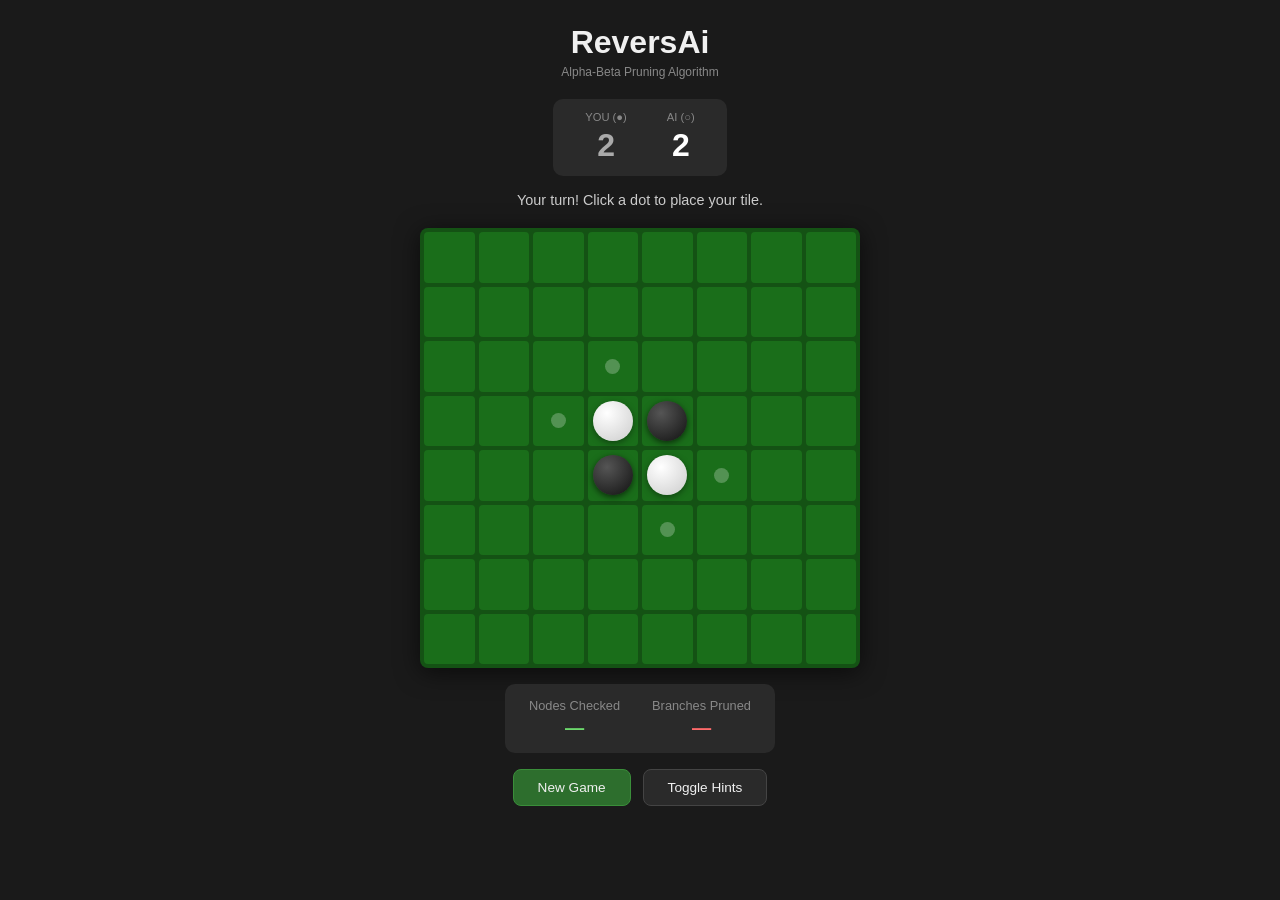
<file: docs/index.html>
<!DOCTYPE html>
<html lang="en">
<head>
<meta charset="UTF-8">
<meta name="viewport" content="width=device-width, initial-scale=1.0">
<title>ReversAi</title>
<link rel="icon" href="favicon.png">
<link rel="stylesheet" href="styles.css">
</head>
<body>

<h1>ReversAi</h1>
<p class="algo-label">Alpha-Beta Pruning Algorithm</p>

<div class="scoreboard">
  <div class="score-item black">
    <div class="label">YOU (●)</div>
    <div class="num" id="black-score">2</div>
  </div>
  <div class="score-item white">
    <div class="label">AI (○)</div>
    <div class="num" id="white-score">2</div>
  </div>
</div>

<div id="status">Your turn! Click a dot to place your tile.</div>
<div id="board"></div>

<div class="stats">
  <div class="stat">
    <div class="s-label">Nodes Checked</div>
    <div class="s-val" id="stat-nodes">—</div>
  </div>
  <div class="stat">
    <div class="s-label">Branches Pruned</div>
    <div class="s-val red" id="stat-pruned">—</div>
  </div>
</div>

<div class="buttons">
  <button class="primary" onclick="resetGame()">New Game</button>
  <button onclick="toggleHints()">Toggle Hints</button>
</div>

<div id="game-over">
  <h2 id="go-title">YOU WIN!</h2>
  <p id="go-score"></p>
  <button class="primary" style="margin-top:8px" onclick="resetGame()">Play Again</button>
</div>

<script src="script.js"></script>
</body>
</html>
</file>
<file: docs/styles.css>
* { box-sizing: border-box; margin: 0; padding: 0; }
body {
  background: #1a1a1a;
  color: #f0f0f0;
  font-family: Arial, sans-serif;
  display: flex;
  flex-direction: column;
  align-items: center;
  padding: 24px 16px;
  min-height: 100vh;
}
h1 { font-size: 2rem; margin-bottom: 4px; }
.algo-label { font-size: 0.75rem; color: #888; margin-bottom: 20px; }
.scoreboard {
  display: flex; gap: 40px; margin-bottom: 16px;
  background: #2a2a2a; padding: 12px 32px; border-radius: 10px;
}
.score-item { text-align: center; }
.score-item .label { font-size: 0.7rem; color: #888; margin-bottom: 4px; }
.score-item .num { font-size: 2rem; font-weight: bold; }
.score-item.black .num { color: #aaa; }
.score-item.white .num { color: #fff; }
#status { font-size: 0.9rem; color: #ccc; margin-bottom: 16px; height: 20px; }
#board {
  display: grid;
  grid-template-columns: repeat(8, 1fr);
  gap: 4px; background: #145214; padding: 4px;
  border-radius: 8px;
  width: min(440px, 94vw); height: min(440px, 94vw);
  box-shadow: 0 4px 24px rgba(0,0,0,0.6);
}
.cell {
  background: #1a6e1a; border-radius: 4px;
  display: flex; align-items: center; justify-content: center;
  cursor: pointer; position: relative; transition: background 0.1s;
}
.cell:hover { background: #228022; }
.cell.hint::after {
  content: ''; width: 30%; height: 30%;
  border-radius: 50%; background: rgba(255,255,255,0.25);
}
.tile { width: 80%; height: 80%; border-radius: 50%; position: absolute; }
.tile.black {
  background: radial-gradient(circle at 35% 30%, #555, #111);
  box-shadow: 0 2px 6px rgba(0,0,0,0.6);
}
.tile.white {
  background: radial-gradient(circle at 35% 30%, #fff, #ccc);
  box-shadow: 0 2px 6px rgba(0,0,0,0.4);
}
.stats {
  margin-top: 16px; background: #2a2a2a;
  border-radius: 10px; padding: 14px 24px;
  display: flex; gap: 32px; font-size: 0.8rem;
}
.stat { text-align: center; }
.stat .s-label { color: #888; margin-bottom: 4px; }
.stat .s-val { font-size: 1.2rem; font-weight: bold; color: #6dda6d; }
.stat .s-val.red { color: #ff6b6b; }
.buttons { margin-top: 16px; display: flex; gap: 12px; }
button {
  background: #2a2a2a; color: #f0f0f0; border: 1px solid #444;
  padding: 10px 24px; border-radius: 8px; font-size: 0.85rem;
  cursor: pointer; transition: background 0.15s;
}
button:hover { background: #3a3a3a; }
button.primary { background: #2d6e2d; border-color: #3a8e3a; }
button.primary:hover { background: #357535; }
#game-over {
  display: none; position: fixed; inset: 0;
  background: rgba(0,0,0,0.8); align-items: center;
  justify-content: center; flex-direction: column; gap: 12px; z-index: 10;
}
#game-over.show { display: flex; }
#game-over h2 { font-size: 3rem; color: #6dda6d; }
#game-over p { color: #aaa; font-size: 1rem; }
#game-over button { margin-top: 8px; }
</file>
